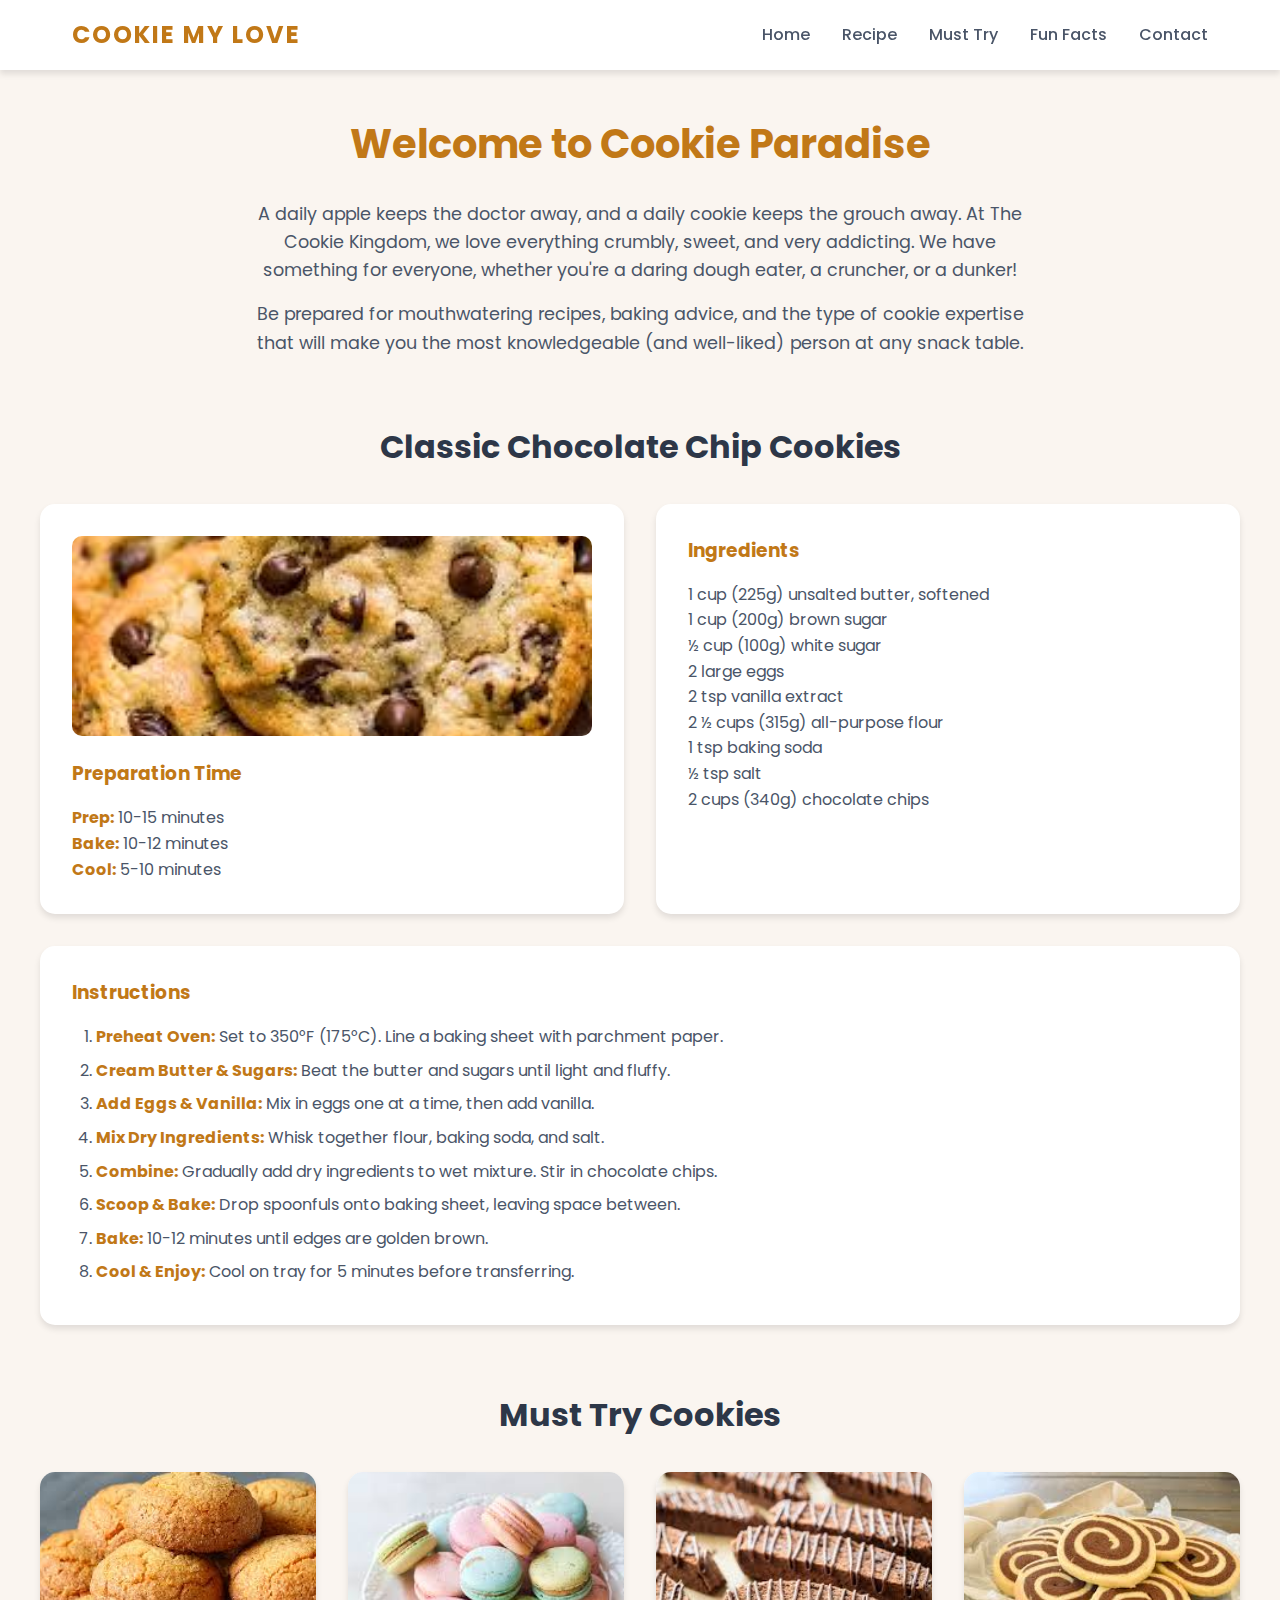
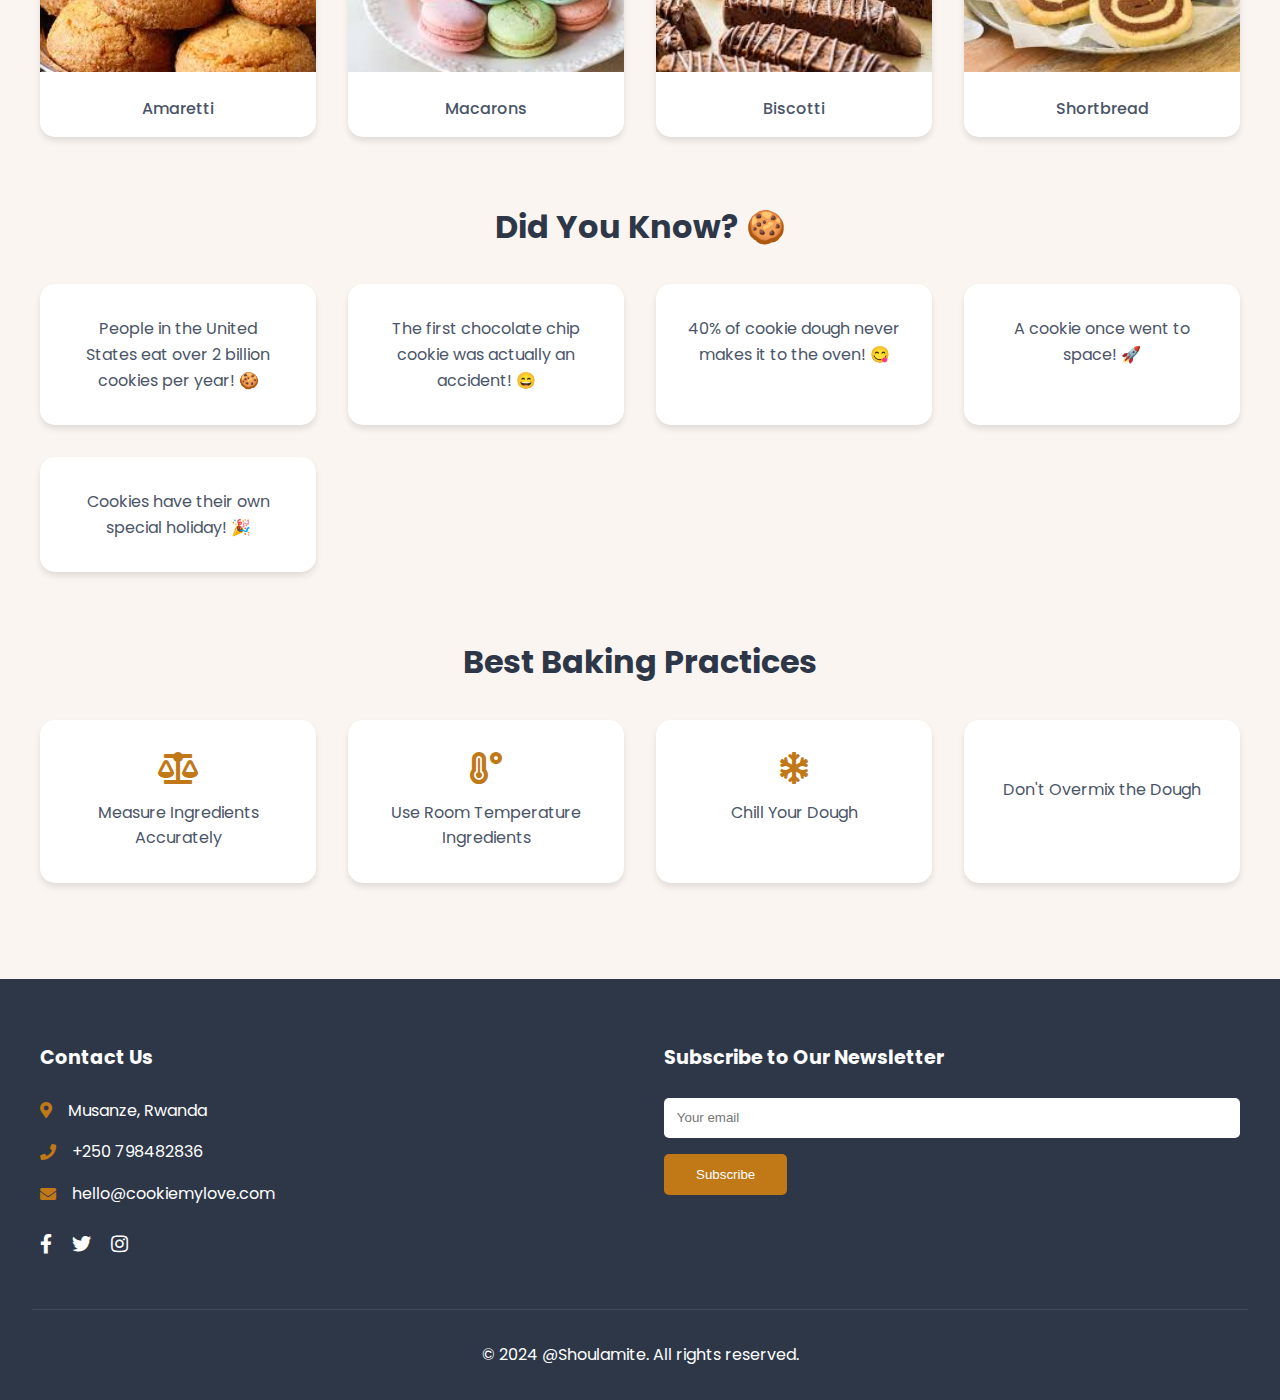
<file: index.html>
<!DOCTYPE html>
<html lang="en">
<head>
    <meta charset="UTF-8">
    <meta name="viewport" content="width=device-width, initial-scale=1.0">
    <title>Cookie My Love</title>
    <link rel="stylesheet" href="index.css">
    <link rel="icon" type="image/png" sizes="32x32" href="./chocorate.png">
    <link rel="stylesheet" href="https://cdnjs.cloudflare.com/ajax/libs/font-awesome/5.15.2/css/all.min.css"/>
    <link href="https://fonts.googleapis.com/css2?family=Poppins:wght@300;400;600;700&display=swap" rel="stylesheet">
</head>
<body>
    <header>
        <nav class="top">
            <div class="logo">Cookie My Love</div>
            <input type="checkbox" id="check" class="check">
            <label for="check" class="hamburger">
                <i class="fas fa-bars"></i>
            </label>
            <ul class="nav-links">
                <li class="active"><a href="#home">Home</a></li>
                <li><a href="#recipe">Recipe</a></li>
                <li><a href="#must-try">Must Try</a></li>
                <li><a href="#fun-facts">Fun Facts</a></li>
                <li><a href="#contact">Contact</a></li>
            </ul>
        </nav>
    </header>

    <main class="main">      
        <section class="intro" id="home">
            <h1>Welcome to Cookie Paradise</h1>
            <p>A daily apple keeps the doctor away, and a daily cookie keeps the grouch away. At The Cookie Kingdom, we love everything crumbly, sweet, and very addicting. We have something for everyone, whether you're a daring dough eater, a cruncher, or a dunker!</p>
            <p>Be prepared for mouthwatering recipes, baking advice, and the type of cookie expertise that will make you the most knowledgeable (and well-liked) person at any snack table.</p>
        </section>

        <section class="recipe" id="recipe">
            <h2>Classic Chocolate Chip Cookies</h2>
            
            <div class="recipe-grid">
                <div class="time-card">
                    <img src="./chocolateee.jpg" alt="Chocolate Chip Cookies">
                    <h3>Preparation Time</h3>
                    <ul>
                        <li><span>Prep:</span> 10-15 minutes</li>
                        <li><span>Bake:</span> 10-12 minutes</li>
                        <li><span>Cool:</span> 5-10 minutes</li>
                    </ul>
                </div>
                
                <div class="ingredients-card">
                    <h3>Ingredients</h3>
                    <ul>
                        <li>1 cup (225g) unsalted butter, softened</li>
                        <li>1 cup (200g) brown sugar</li>
                        <li>½ cup (100g) white sugar</li>
                        <li>2 large eggs</li>
                        <li>2 tsp vanilla extract</li>
                        <li>2 ½ cups (315g) all-purpose flour</li>
                        <li>1 tsp baking soda</li>
                        <li>½ tsp salt</li>
                        <li>2 cups (340g) chocolate chips</li>
                    </ul>
                </div>
            </div>

            <div class="instructions-card">
                <h3>Instructions</h3>
                <ol>
                    <li><span>Preheat Oven:</span> Set to 350°F (175°C). Line a baking sheet with parchment paper.</li>
                    <li><span>Cream Butter & Sugars:</span> Beat the butter and sugars until light and fluffy.</li>
                    <li><span>Add Eggs & Vanilla:</span> Mix in eggs one at a time, then add vanilla.</li>
                    <li><span>Mix Dry Ingredients:</span> Whisk together flour, baking soda, and salt.</li>
                    <li><span>Combine:</span> Gradually add dry ingredients to wet mixture. Stir in chocolate chips.</li>
                    <li><span>Scoop & Bake:</span> Drop spoonfuls onto baking sheet, leaving space between.</li>
                    <li><span>Bake:</span> 10-12 minutes until edges are golden brown.</li>
                    <li><span>Cool & Enjoy:</span> Cool on tray for 5 minutes before transferring.</li>
                </ol>
            </div>
        </section>

        <section id="must-try" class="must-try">
            <h2>Must Try Cookies</h2>
            <div class="cookie-grid">
                <div class="cookie-card">
                    <img src="./amaretti.jpg" alt="Amaretti">
                    <p>Amaretti</p>
                </div>
                <div class="cookie-card">
                    <img src="./macarons.jpg" alt="Macarons">
                    <p>Macarons</p>
                </div>
                <div class="cookie-card">
                    <img src="./biscotti.jpg" alt="Biscotti">
                    <p>Biscotti</p>
                </div>
                <div class="cookie-card">
                    <img src="./shortbread.jpg" alt="Shortbread">
                    <p>Shortbread</p>
                </div>
            </div>
        </section>
      
        <section id="fun-facts" class="fun-facts">
            <h2>Did You Know? 🍪</h2>
            <div class="facts-grid">
                <div class="fact-card">
                    <p>People in the United States eat over 2 billion cookies per year! 🍪</p>
                </div>
                <div class="fact-card">
                    <p>The first chocolate chip cookie was actually an accident! 😄</p>
                </div>
                <div class="fact-card">
                    <p>40% of cookie dough never makes it to the oven! 😋</p>
                </div>
                <div class="fact-card">
                    <p>A cookie once went to space! 🚀</p>
                </div>
                <div class="fact-card">
                    <p>Cookies have their own special holiday! 🎉</p>
                </div>
            </div>
        </section>

        <section class="best-practices">
            <h2>Best Baking Practices</h2>
            <div class="practices-grid">
                <div class="practice-card">
                    <i class="fas fa-balance-scale"></i>
                    <p>Measure Ingredients Accurately</p>
                </div>
                <div class="practice-card">
                    <i class="fas fa-temperature-high"></i>
                    <p>Use Room Temperature Ingredients</p>
                </div>
                <div class="practice-card">
                    <i class="fas fa-snowflake"></i>
                    <p>Chill Your Dough</p>
                </div>
                <div class="practice-card">
                    <i class="fas fa-mixing-bowl"></i>
                    <p>Don't Overmix the Dough</p>
                </div>
            </div>
        </section>
    </main>

    <footer id="contact">
        <div class="footer-content">
            <div class="contact-info">
                <h3>Contact Us</h3>
                <div class="info-item">
                    <i class="fas fa-map-marker-alt"></i>
                    <span>Musanze, Rwanda</span>
                </div>
                <div class="info-item">
                    <i class="fas fa-phone"></i>
                    <span>+250 798482836</span>
                </div>
                <div class="info-item">
                    <i class="fas fa-envelope"></i>
                    <span>hello@cookiemylove.com</span>
                </div>
                <div class="social-links">
                    <a href="#"><i class="fab fa-facebook-f"></i></a>
                    <a href="#"><i class="fab fa-twitter"></i></a>
                    <a href="#"><i class="fab fa-instagram"></i></a>
                </div>
            </div>

            <div class="newsletter">
                <h3>Subscribe to Our Newsletter</h3>
                <form class="subscribe-form">
                    <div class="form-group">
                        <input type="email" placeholder="Your email" required>
                    </div>
                    <button type="submit">Subscribe</button>
                </form>
            </div>
        </div>
        <div class="footer-bottom">
            <p>&copy; 2024 @Shoulamite. All rights reserved.</p>
        </div>
    </footer>
</body>
</html>
</file>
<file: index.css>
* {
    margin: 0;
    padding: 0;
    box-sizing: border-box;
}

body {
    font-family: 'Poppins', sans-serif;
    line-height: 1.6;
    color: #4a5568;
    background: #faf5f0;
}

header {
    background: #ffffff;
    position: fixed;
    width: 100%;
    top: 0;
    z-index: 1000;
    box-shadow: 0 4px 6px rgba(0, 0, 0, 0.1);
}

.top {
    max-width: 1200px;
    margin: 0 auto;
    padding: 1rem 2rem;
    display: flex;
    justify-content: space-between;
    align-items: center;
}

.logo {
    font-size: 1.5rem;
    font-weight: bold;
    color: #c17817;
    text-transform: uppercase;
    letter-spacing: 2px;
}

.nav-links {
    display: flex;
    list-style: none;
    gap: 2rem;
}

.nav-links a {
    color: #4a5568;
    text-decoration: none;
    font-weight: 500;
    transition: color 0.3s ease;
}

.nav-links a:hover {
    color: #c17817;
}

.hamburger {
    display: none;
}

.check {
    display: none;
}

.main {
    margin-top: 80px;
    padding: 2rem;
}

.intro {
    max-width: 800px;
    margin: 0 auto 4rem;
    text-align: center;
}

.intro h1 {
    font-size: 2.5rem;
    color: #c17817;
    margin-bottom: 1.5rem;
}

.intro p {
    margin-bottom: 1rem;
    font-size: 1.1rem;
}

.recipe {
    max-width: 1200px;
    margin: 0 auto 4rem;
}

.recipe h2 {
    text-align: center;
    color: #2d3748;
    margin-bottom: 2rem;
    font-size: 2rem;
}

.recipe-grid {
    display: grid;
    grid-template-columns: repeat(auto-fit, minmax(300px, 1fr));
    gap: 2rem;
    margin-bottom: 2rem;
}

.time-card,
.ingredients-card,
.instructions-card {
    background: #ffffff;
    padding: 2rem;
    border-radius: 15px;
    box-shadow: 0 4px 6px rgba(0, 0, 0, 0.1);
}

.time-card img {
    width: 100%;
    height: 200px;
    object-fit: cover;
    border-radius: 10px;
    margin-bottom: 1rem;
}

.time-card h3,
.ingredients-card h3,
.instructions-card h3 {
    color: #c17817;
    margin-bottom: 1rem;
}

.time-card ul,
.ingredients-card ul {
    list-style: none;
}

.time-card li span {
    font-weight: bold;
    color: #c17817;
}

.instructions-card ol {
    padding-left: 1.5rem;
}

.instructions-card li {
    margin-bottom: 0.5rem;
}

.instructions-card span {
    font-weight: bold;
    color: #c17817;
}

.must-try {
    max-width: 1200px;
    margin: 0 auto 4rem;
}

.must-try h2 {
    text-align: center;
    color: #2d3748;
    margin-bottom: 2rem;
    font-size: 2rem;
}

.cookie-grid {
    display: grid;
    grid-template-columns: repeat(auto-fit, minmax(250px, 1fr));
    gap: 2rem;
}

.cookie-card {
    background: #ffffff;
    border-radius: 15px;
    overflow: hidden;
    box-shadow: 0 4px 6px rgba(0, 0, 0, 0.1);
    transition: transform 0.3s ease;
}

.cookie-card:hover {
    transform: translateY(-5px);
}

.cookie-card img {
    width: 100%;
    height: 200px;
    object-fit: cover;
}

.cookie-card p {
    padding: 1rem;
    text-align: center;
    font-weight: 500;
}

.fun-facts {
    max-width: 1200px;
    margin: 0 auto 4rem;
    text-align: center;
}

.fun-facts h2 {
    color: #2d3748;
    margin-bottom: 2rem;
    font-size: 2rem;
}

.facts-grid {
    display: grid;
    grid-template-columns: repeat(auto-fit, minmax(250px, 1fr));
    gap: 2rem;
}

.fact-card {
    background: #ffffff;
    padding: 2rem;
    border-radius: 15px;
    box-shadow: 0 4px 6px rgba(0, 0, 0, 0.1);
    transition: transform 0.3s ease;
}

.fact-card:hover {
    transform: translateY(-5px);
}

.best-practices {
    max-width: 1200px;
    margin: 0 auto 4rem;
    text-align: center;
}

.best-practices h2 {
    color: #2d3748;
    margin-bottom: 2rem;
    font-size: 2rem;
}

.practices-grid {
    display: grid;
    grid-template-columns: repeat(auto-fit, minmax(200px, 1fr));
    gap: 2rem;
}

.practice-card {
    background: #ffffff;
    padding: 2rem;
    border-radius: 15px;
    box-shadow: 0 4px 6px rgba(0, 0, 0, 0.1);
    transition: transform 0.3s ease;
}

.practice-card:hover {
    transform: translateY(-5px);
}

.practice-card i {
    font-size: 2rem;
    color: #c17817;
    margin-bottom: 1rem;
}

footer {
    background: #2d3748;
    color: #ffffff;
    padding: 4rem 2rem 2rem;
}

.footer-content {
    max-width: 1200px;
    margin: 0 auto;
    display: grid;
    grid-template-columns: repeat(auto-fit, minmax(300px, 1fr));
    gap: 3rem;
}

.contact-info h3,
.newsletter h3 {
    margin-bottom: 1.5rem;
    font-size: 1.2rem;
}

.info-item {
    display: flex;
    align-items: center;
    margin-bottom: 1rem;
}

.info-item i {
    margin-right: 1rem;
    color: #c17817;
}

.social-links {
    margin-top: 1.5rem;
}

.social-links a {
    color: #ffffff;
    margin-right: 1rem;
    font-size: 1.2rem;
    transition: color 0.3s ease;
}

.social-links a:hover {
    color: #c17817;
}

.subscribe-form input {
    width: 100%;
    padding: 0.8rem;
    margin-bottom: 1rem;
    border: none;
    border-radius: 5px;
}

.subscribe-form button {
    background: #c17817;
    color: #ffffff;
    padding: 0.8rem 2rem;
    border: none;
    border-radius: 5px;
    cursor: pointer;
    transition: background-color 0.3s ease;
}

.subscribe-form button:hover {
    background: #a66614;
}

.footer-bottom {
    text-align: center;
    margin-top: 3rem;
    padding-top: 2rem;
    border-top: 1px solid rgba(255, 255, 255, 0.1);
}

@media (max-width: 768px) {
    .hamburger {
        display: block;
        cursor: pointer;
    }

    .nav-links {
        position: fixed;
        top: 70px;
        left: -100%;
        background: #ffffff;
        width: 100%;
        flex-direction: column;
        align-items: center;
        padding: 2rem 0;
        transition: left 0.3s ease;
    }

    .check:checked ~ .nav-links {
        left: 0;
    }

    .recipe-grid,
    .cookie-grid,
    .facts-grid,
    .practices-grid {
        grid-template-columns: 1fr;
    }

    .footer-content {
        grid-template-columns: 1fr;
    }
}
</file>
